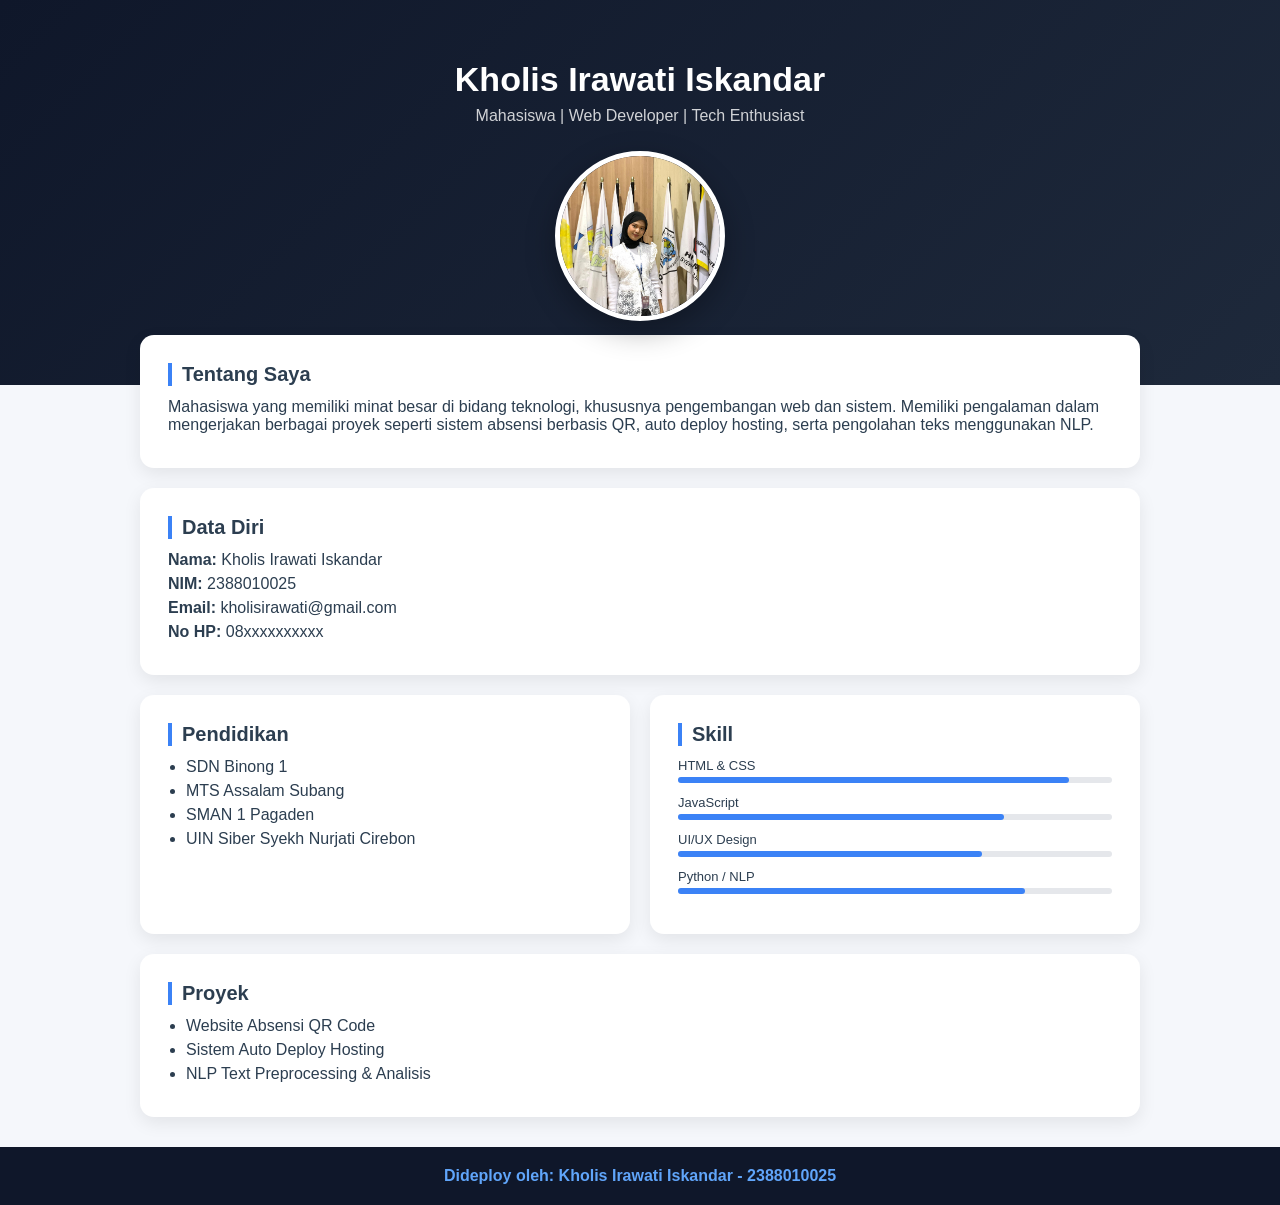
<file: web-statis/index.html>
<!DOCTYPE html>
<html lang="id">
<head>
    <meta charset="UTF-8">
    <meta http-equiv="refresh" content="0; url=index-cv.html">
    <title>Redirecting...</title>
</head>
<body>
    <p>Mengarahkan ke halaman CV Anda... Jika tidak beralih, klik <a href="index-cv.html">di sini</a>.</p>
</body>
</html>
</file>
